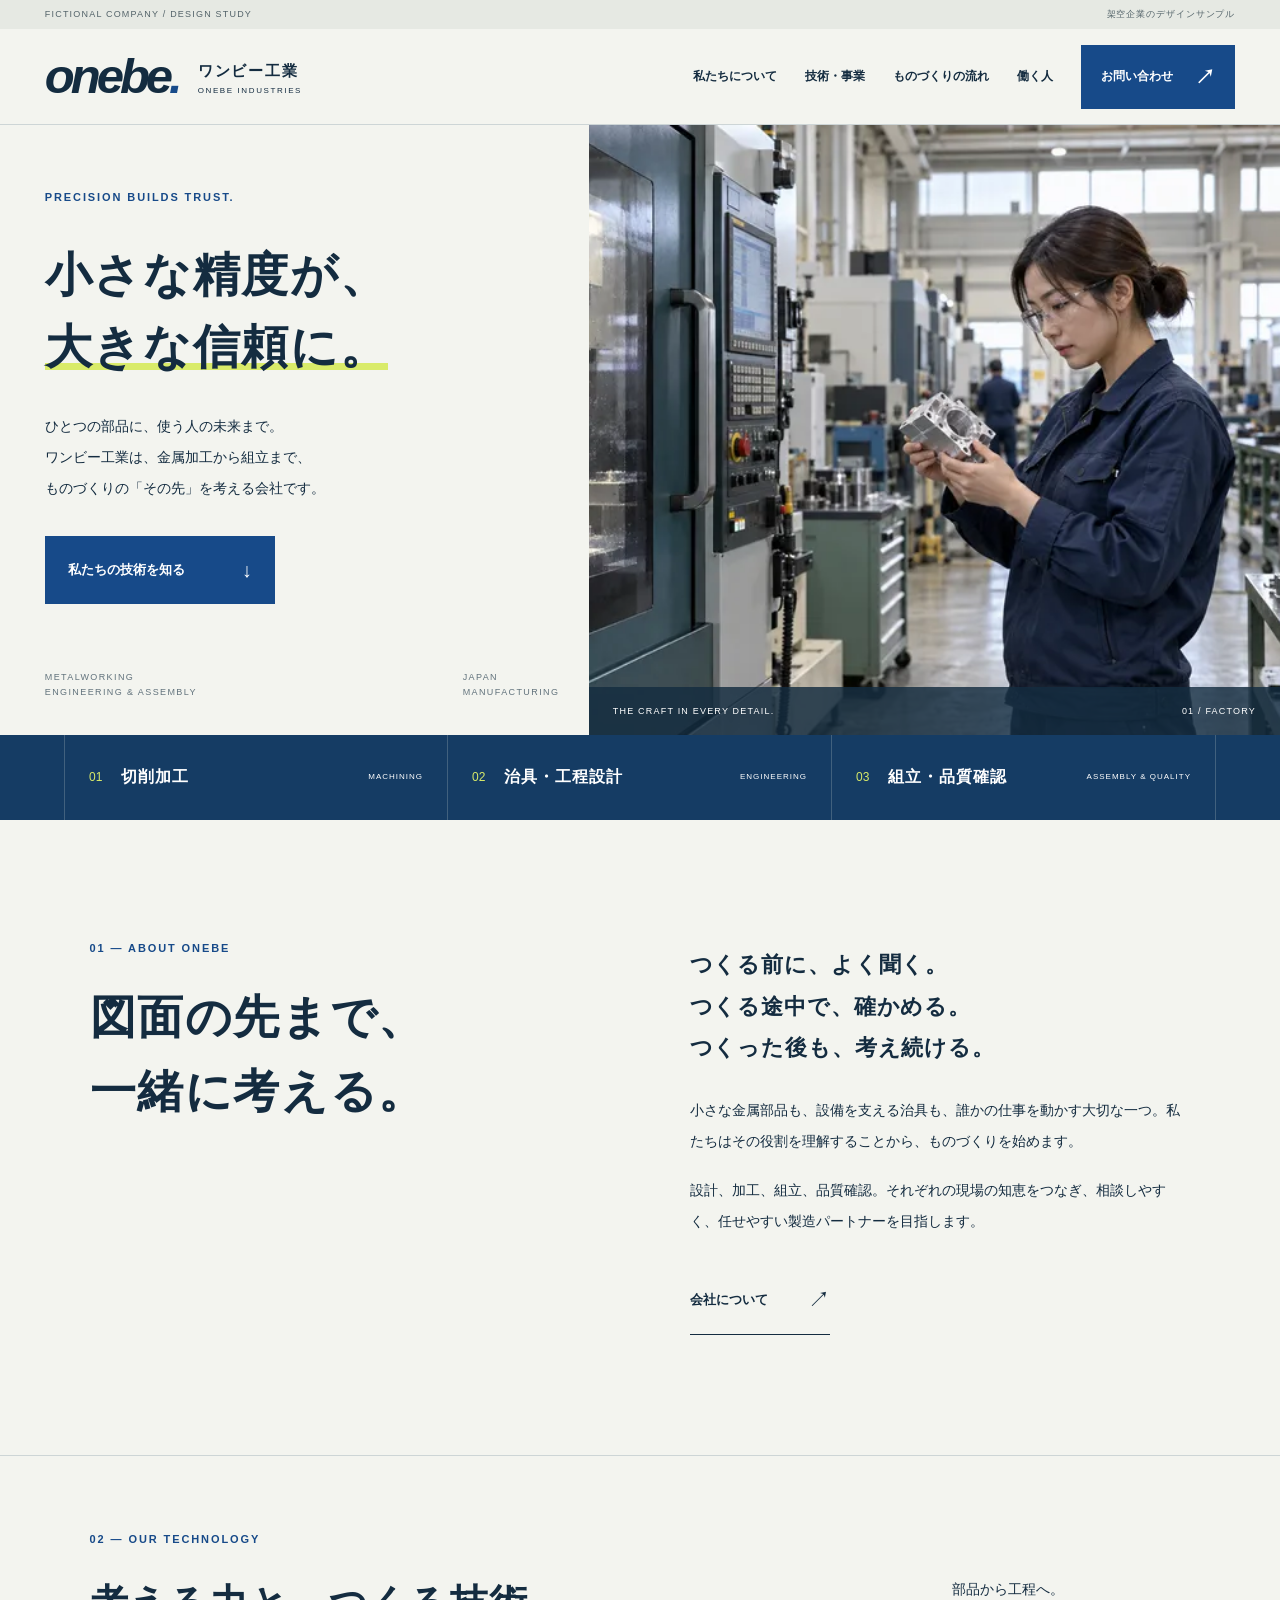
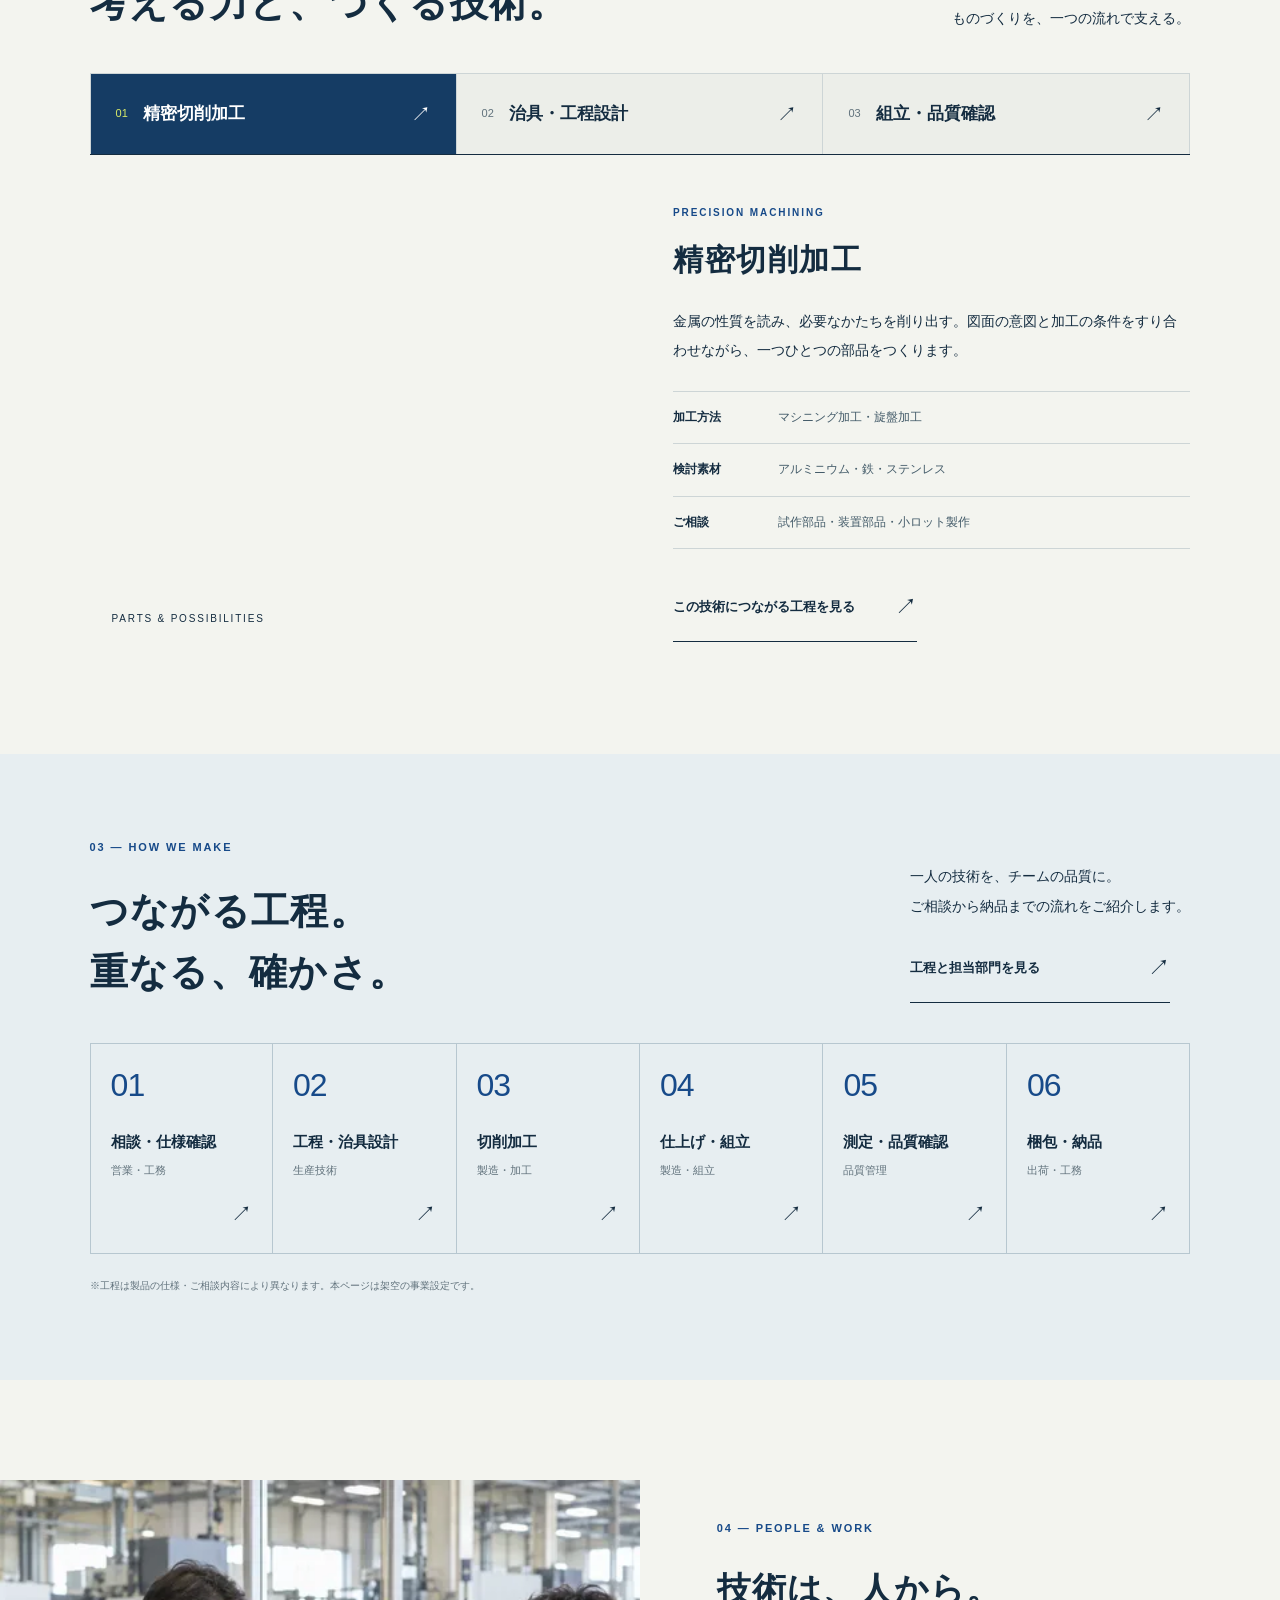
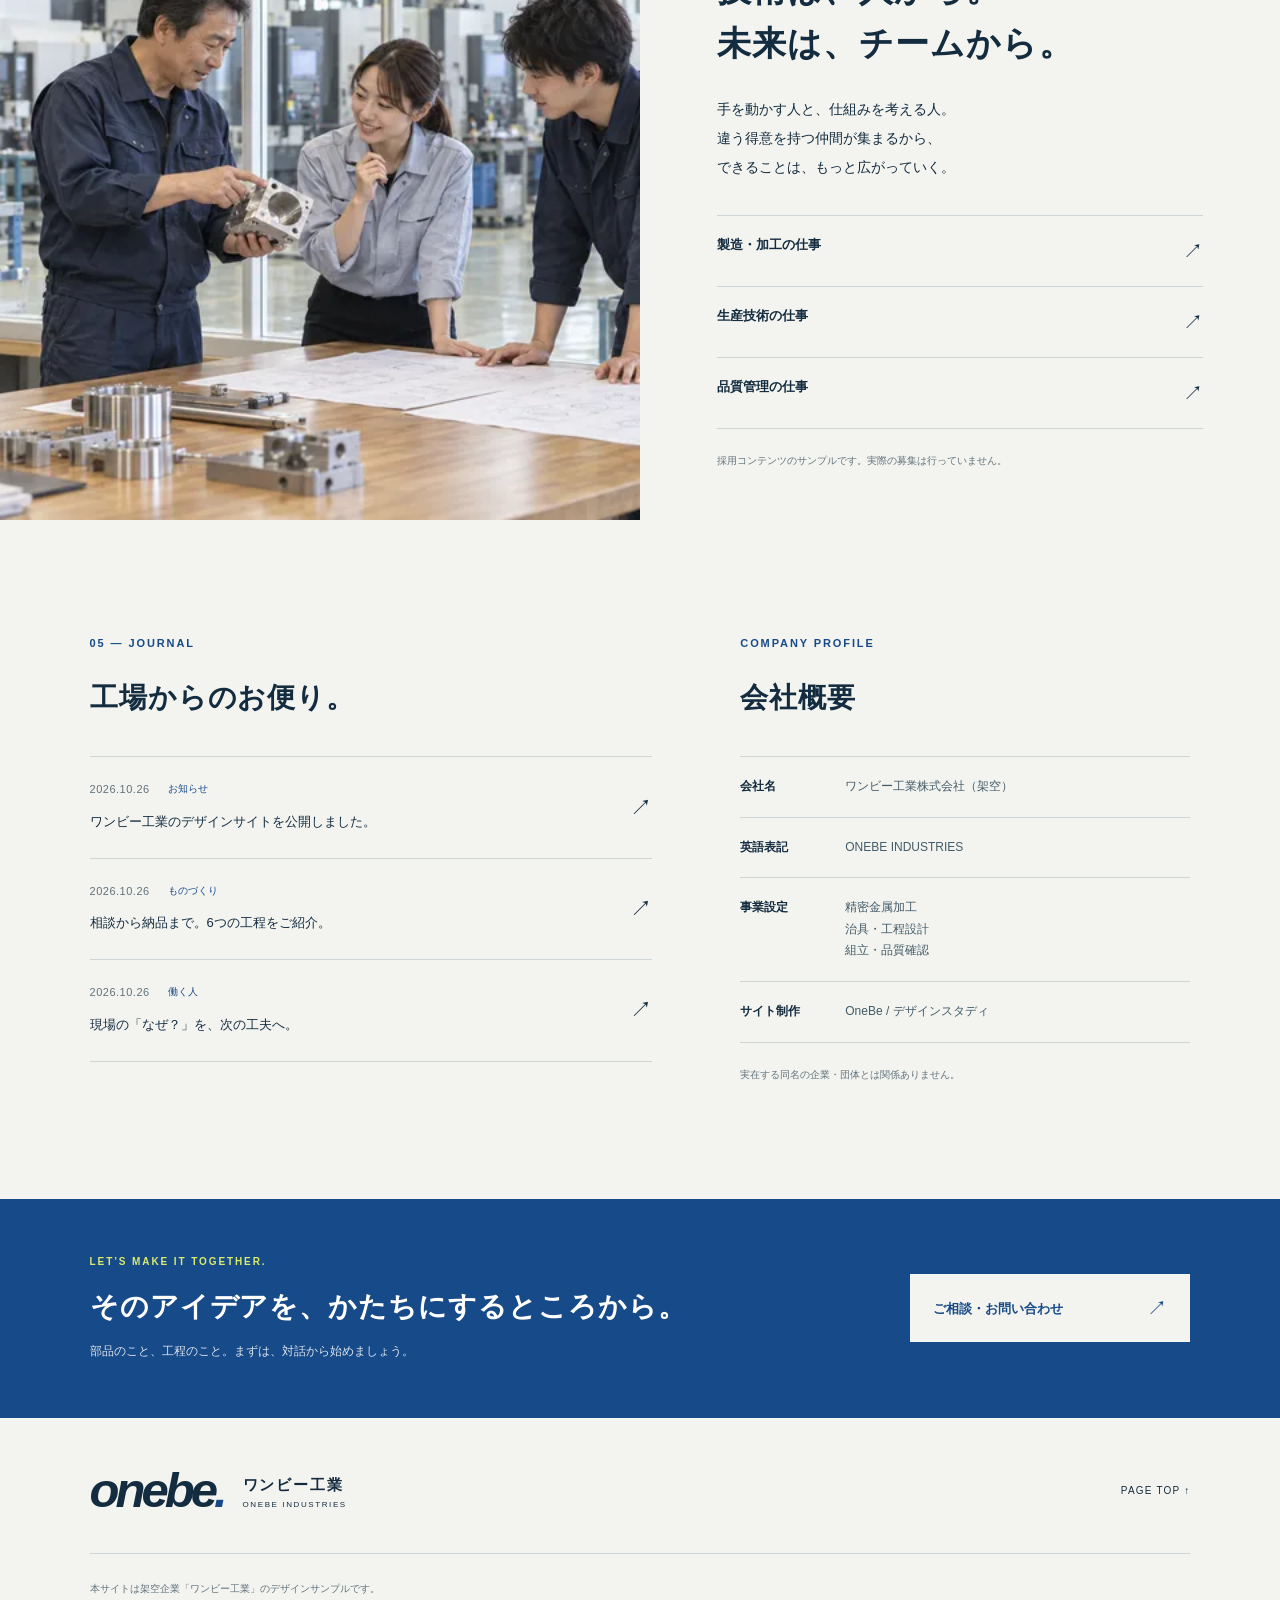
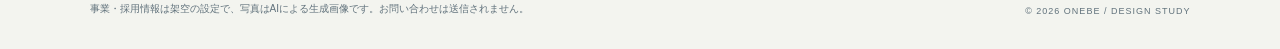
<file: index.html>
<!doctype html><html lang="ja"><head><meta charset="utf-8"><meta name="viewport" content="width=device-width,initial-scale=1"><title>小さな精度が、大きな信頼に。｜ワンビー工業</title><meta name="description" content="精密金属加工・治具設計・組立検査を手がける架空の製造業、ワンビー工業の企業サイト。OneBeによるデザインサンプルです。"><meta name="robots" content="noindex,nofollow"><meta name="theme-color" content="#f3f4ef"><meta property="og:title" content="ワンビー工業｜小さな精度が、大きな信頼に。"><meta property="og:description" content="金属加工から、ものづくりのその先へ。架空の製造業のデザインサンプル。"><meta property="og:type" content="website"><meta property="og:image" content="https://onebe-inc.github.io/frontier-corporate-demo/assets/industrial-og.jpg"><meta property="og:url" content="https://onebe-inc.github.io/frontier-corporate-demo/"><link rel="canonical" href="https://onebe-inc.github.io/frontier-corporate-demo/"><link rel="icon" href="data:,"><link rel="stylesheet" href="styles.css?v=20261026-industrial-1"><script defer src="data.js?v=20261026-industrial-1"></script><script defer src="app.js?v=20261026-industrial-1"></script></head><body id="top" class="home-page"><a class="skip" href="#main">本文へ移動</a><div class="sample-strip"><span>FICTIONAL COMPANY / DESIGN STUDY</span><span>架空企業のデザインサンプル</span></div><header class="site-header"><a class="brand" href="#top" aria-label="ワンビー工業 ホーム"><span class="wordmark">onebe<span>.</span></span><span class="brand-ja">ワンビー工業<small>ONEBE INDUSTRIES</small></span></a><button class="menu-toggle" aria-controls="main-nav" aria-expanded="false">MENU <span>＋</span></button><nav id="main-nav" aria-label="メインナビゲーション"><a href="#about">私たちについて</a><a href="#technology">技術・事業</a><a href="chart/" >ものづくりの流れ</a><a href="#people">働く人</a><button class="nav-contact" data-modal="contact">お問い合わせ <span>↗</span></button></nav></header><main id="main"><section class="hero"><div class="hero-copy"><p class="eyebrow">PRECISION BUILDS TRUST.</p><h1>小さな精度が、<br><em>大きな信頼に。</em></h1><p class="hero-description">ひとつの部品に、使う人の未来まで。<br>ワンビー工業は、金属加工から組立まで、<br class="wide-only">ものづくりの「その先」を考える会社です。</p><a class="button" href="#technology">私たちの技術を知る <span>↓</span></a><div class="hero-bottom"><span>METALWORKING<br>ENGINEERING & ASSEMBLY</span><span>JAPAN<br>MANUFACTURING</span></div></div><div class="hero-photo"><picture><source media="(max-width: 680px)" srcset="assets/industrial-factory-small.webp"><img src="assets/industrial-factory.webp" alt="工場で加工部品を確かめる技術者のイメージ" width="1500" height="1000" fetchpriority="high"></picture><div class="photo-caption"><span>THE CRAFT IN EVERY DETAIL.</span><span>01 / FACTORY</span></div></div></section><div class="capability-strip"><div><span>01</span><strong>切削加工</strong><small>MACHINING</small></div><div><span>02</span><strong>治具・工程設計</strong><small>ENGINEERING</small></div><div><span>03</span><strong>組立・品質確認</strong><small>ASSEMBLY & QUALITY</small></div></div><section class="section about" id="about"><div><p class="eyebrow">01 — ABOUT ONEBE</p><h2>図面の先まで、<br>一緒に考える。</h2></div><div class="about-body"><p class="intro">つくる前に、よく聞く。<br>つくる途中で、確かめる。<br>つくった後も、考え続ける。</p><p>小さな金属部品も、設備を支える治具も、誰かの仕事を動かす大切な一つ。私たちはその役割を理解することから、ものづくりを始めます。</p><p>設計、加工、組立、品質確認。それぞれの現場の知恵をつなぎ、相談しやすく、任せやすい製造パートナーを目指します。</p><a class="text-link" href="#company">会社について <span>↗</span></a></div></section><section class="section technology" id="technology"><div class="section-heading"><div><p class="eyebrow">02 — OUR TECHNOLOGY</p><h2>考える力と、<br class="mobile-only">つくる技術。</h2></div><p>部品から工程へ。<br>ものづくりを、一つの流れで支える。</p></div><div class="service-tabs" role="tablist" aria-label="技術・事業"><button id="service-tab-0" role="tab" aria-selected="true" aria-controls="service-panel" tabindex="0" data-service="0"><small>01</small>精密切削加工<span>↗</span></button><button id="service-tab-1" role="tab" aria-selected="false" aria-controls="service-panel" tabindex="-1" data-service="1"><small>02</small>治具・工程設計<span>↗</span></button><button id="service-tab-2" role="tab" aria-selected="false" aria-controls="service-panel" tabindex="-1" data-service="2"><small>03</small>組立・品質確認<span>↗</span></button></div><div class="service-layout"><div class="parts-photo"><picture><source media="(max-width: 680px)" srcset="assets/industrial-parts-small.webp"><img src="assets/industrial-parts.webp" alt="精密加工された金属部品と治具のイメージ" width="1200" height="800" loading="lazy" decoding="async"></picture><span>PARTS & POSSIBILITIES</span></div><div id="service-panel" role="tabpanel" aria-labelledby="service-tab-0" tabindex="0"><p class="eyebrow">PRECISION MACHINING</p><h3>精密切削加工</h3><p class="service-description">金属の性質を読み、必要なかたちを削り出す。図面の意図と加工の条件をすり合わせながら、一つひとつの部品をつくります。</p><dl class="spec-list"><div><dt>加工方法</dt><dd>マシニング加工・旋盤加工</dd></div><div><dt>検討素材</dt><dd>アルミニウム・鉄・ステンレス</dd></div><div><dt>ご相談</dt><dd>試作部品・装置部品・小ロット製作</dd></div></dl><a class="text-link" href="chart/?step=machine">この技術につながる工程を見る <span>↗</span></a></div></div></section><section class="process-section"><div class="section-heading"><div><p class="eyebrow">03 — HOW WE MAKE</p><h2>つながる工程。<br>重なる、確かさ。</h2></div><div><p>一人の技術を、チームの品質に。<br>ご相談から納品までの流れをご紹介します。</p><a class="text-link" href="chart/">工程と担当部門を見る <span>↗</span></a></div></div><div class="process-list"><a href="chart/?step=consult"><span class="process-number">01</span><h3>相談・仕様確認</h3><p>営業・工務</p><span class="process-arrow">↗</span></a><a href="chart/?step=design"><span class="process-number">02</span><h3>工程・治具設計</h3><p>生産技術</p><span class="process-arrow">↗</span></a><a href="chart/?step=machine"><span class="process-number">03</span><h3>切削加工</h3><p>製造・加工</p><span class="process-arrow">↗</span></a><a href="chart/?step=assembly"><span class="process-number">04</span><h3>仕上げ・組立</h3><p>製造・組立</p><span class="process-arrow">↗</span></a><a href="chart/?step=quality"><span class="process-number">05</span><h3>測定・品質確認</h3><p>品質管理</p><span class="process-arrow">↗</span></a><a href="chart/?step=delivery"><span class="process-number">06</span><h3>梱包・納品</h3><p>出荷・工務</p><span class="process-arrow">↗</span></a></div><p class="section-note">※工程は製品の仕様・ご相談内容により異なります。本ページは架空の事業設定です。</p></section><section class="people-section" id="people"><div class="people-photo"><picture><source media="(max-width: 680px)" srcset="assets/industrial-team-small.webp"><img src="assets/industrial-team.webp" alt="図面を広げて加工方法を相談する工場のチームのイメージ" width="1200" height="800" loading="lazy" decoding="async"></picture></div><div class="people-copy"><p class="eyebrow">04 — PEOPLE & WORK</p><h2>技術は、人から。<br>未来は、チームから。</h2><p>手を動かす人と、仕組みを考える人。<br>違う得意を持つ仲間が集まるから、<br>できることは、もっと広がっていく。</p><div class="job-links"><button data-modal="machinist">製造・加工の仕事 <span>↗</span></button><button data-modal="engineer">生産技術の仕事 <span>↗</span></button><button data-modal="inspector">品質管理の仕事 <span>↗</span></button></div><span class="section-note">採用コンテンツのサンプルです。実際の募集は行っていません。</span></div></section><section class="section information"><div class="news"><p class="eyebrow">05 — JOURNAL</p><h2>工場からのお便り。</h2><button class="news-row" data-modal="website"><time>2026.10.26</time><small>お知らせ</small><strong>ワンビー工業のデザインサイトを公開しました。</strong><span>↗</span></button><button class="news-row" data-modal="process"><time>2026.10.26</time><small>ものづくり</small><strong>相談から納品まで。6つの工程をご紹介。</strong><span>↗</span></button><button class="news-row" data-modal="team"><time>2026.10.26</time><small>働く人</small><strong>現場の「なぜ？」を、次の工夫へ。</strong><span>↗</span></button></div><div class="company" id="company"><p class="eyebrow">COMPANY PROFILE</p><h2>会社概要</h2><dl class="spec-list"><div><dt>会社名</dt><dd>ワンビー工業株式会社（架空）</dd></div><div><dt>英語表記</dt><dd>ONEBE INDUSTRIES</dd></div><div><dt>事業設定</dt><dd>精密金属加工<br>治具・工程設計<br>組立・品質確認</dd></div><div><dt>サイト制作</dt><dd>OneBe / デザインスタディ</dd></div></dl><p class="section-note">実在する同名の企業・団体とは関係ありません。</p></div></section></main><section class="contact-band"><div><p class="eyebrow">LET’S MAKE IT TOGETHER.</p><h2>そのアイデアを、<br class="mobile-only">かたちにするところから。</h2><p>部品のこと、工程のこと。まずは、対話から始めましょう。</p></div><button class="button light" data-modal="contact">ご相談・お問い合わせ <span>↗</span></button></section><footer class="site-footer"><div class="footer-top"><a class="brand" href="#top"><span class="wordmark">onebe<span>.</span></span><span class="brand-ja">ワンビー工業<small>ONEBE INDUSTRIES</small></span></a><a class="back-top" href="#top">PAGE TOP ↑</a></div><div class="footer-bottom"><p>本サイトは架空企業「ワンビー工業」のデザインサンプルです。<br>事業・採用情報は架空の設定で、写真はAIによる生成画像です。お問い合わせは送信されません。</p><span>© 2026 ONEBE / DESIGN STUDY</span></div></footer><dialog id="detail-dialog" aria-labelledby="dialog-title"><button class="dialog-close" aria-label="閉じる">×</button><div id="dialog-content"></div></dialog></body></html>
</file>
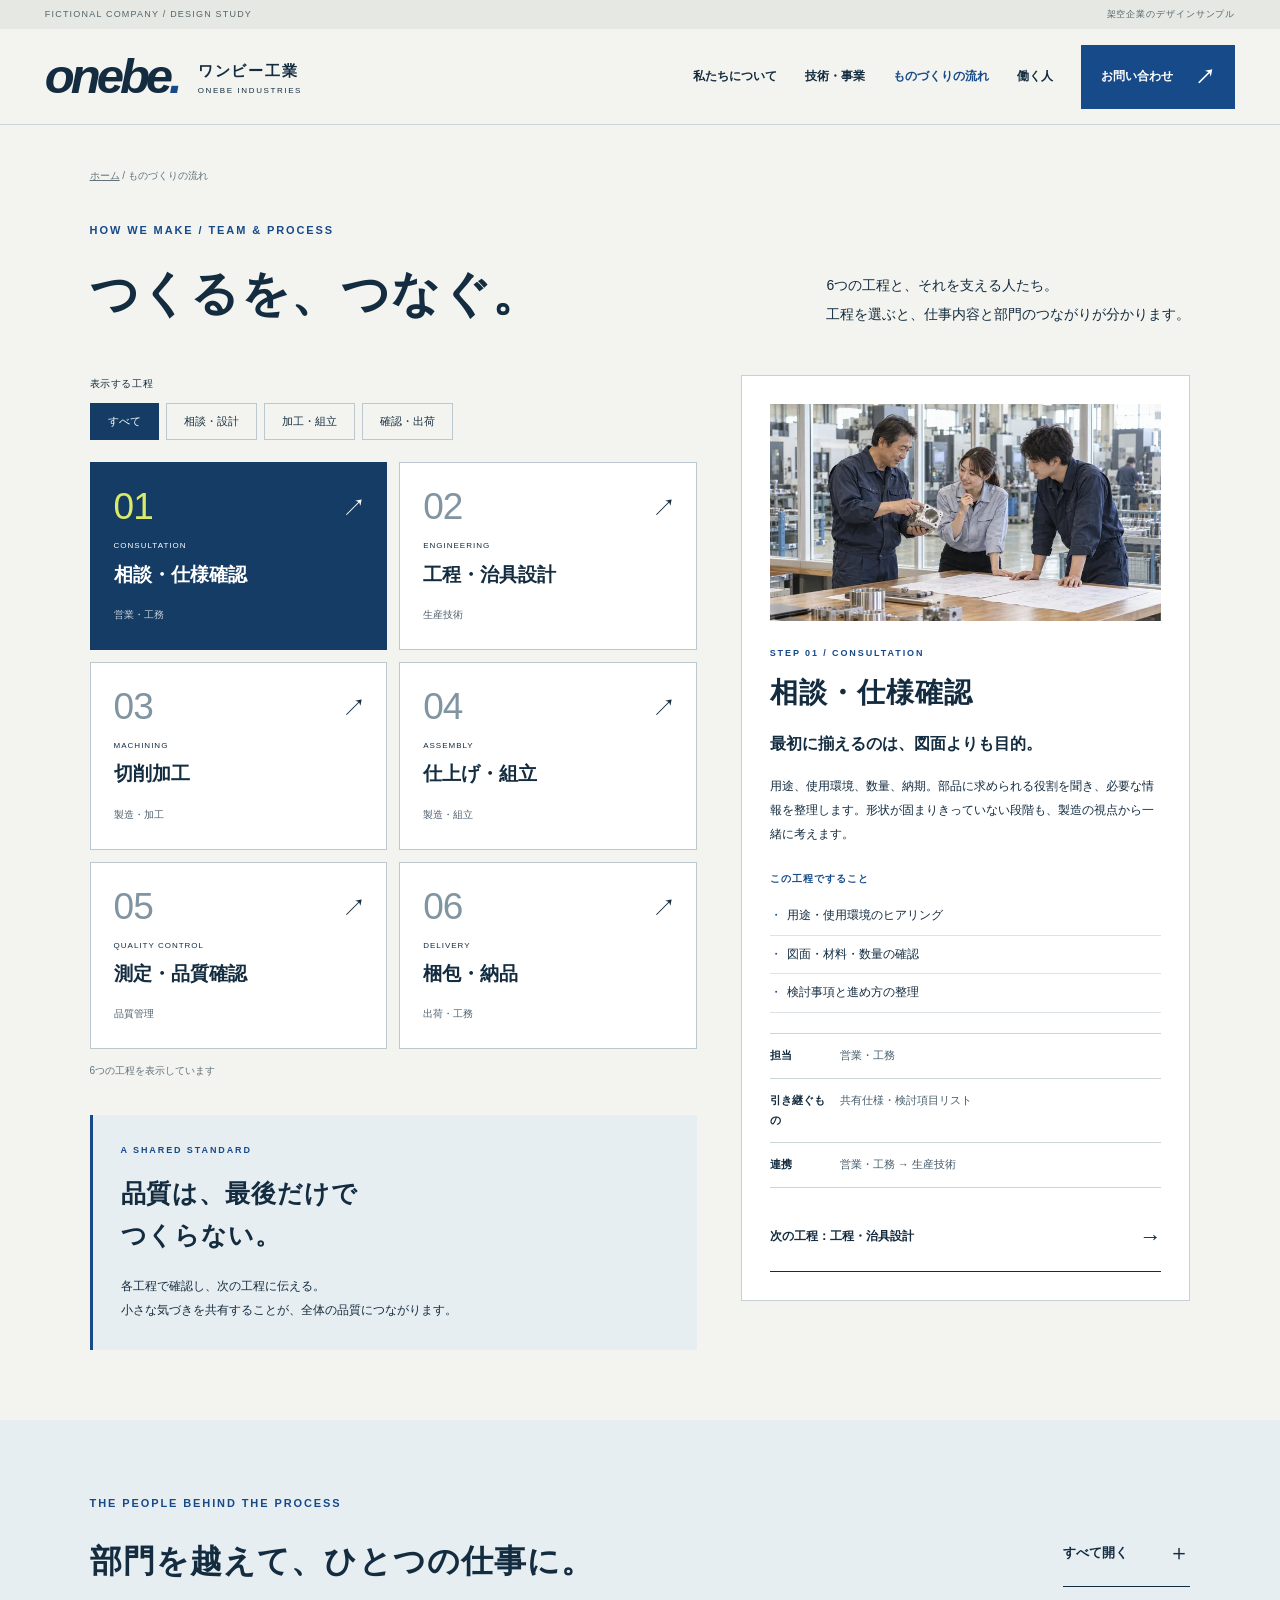
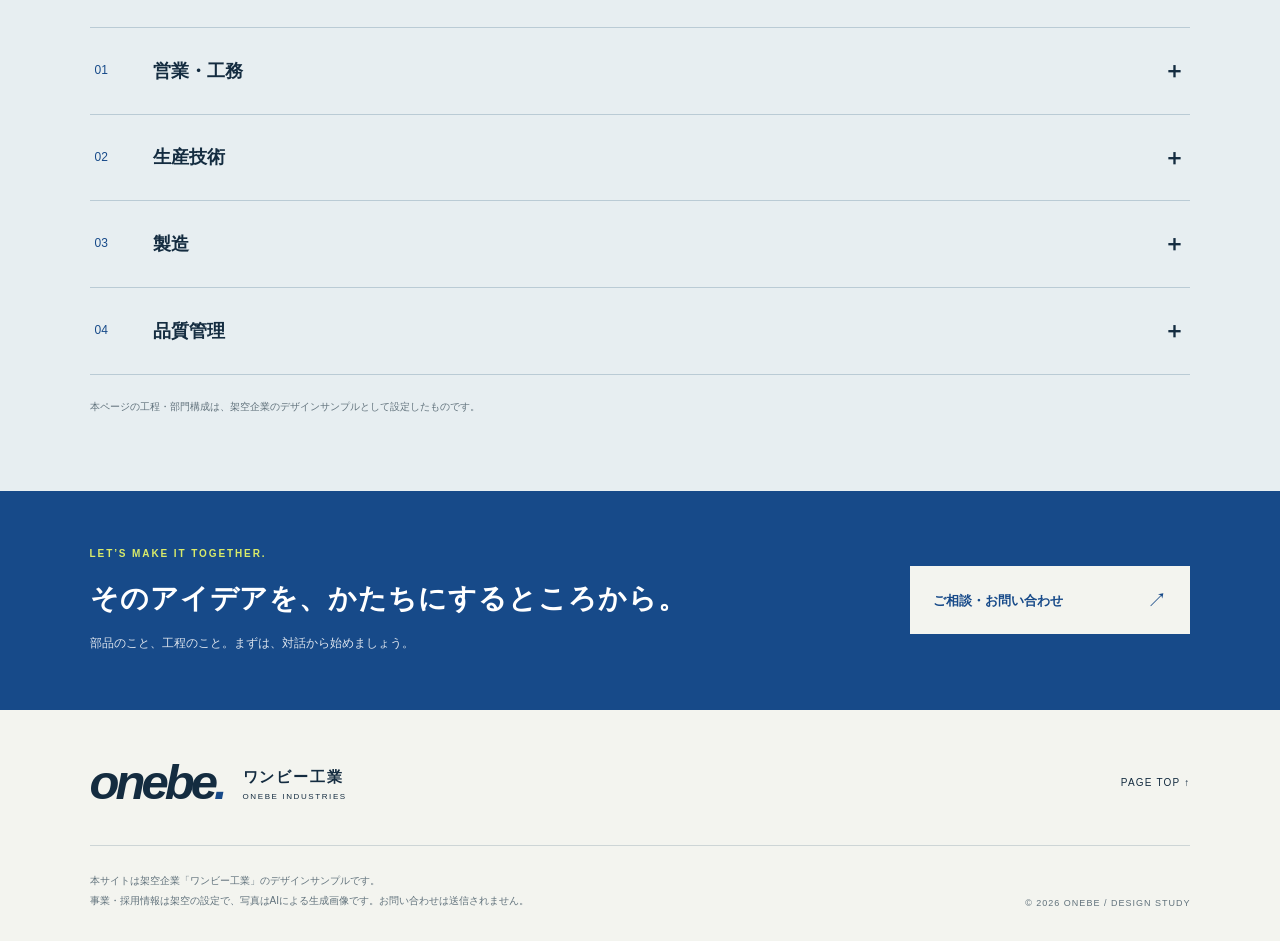
<file: chart/index.html>
<!doctype html><html lang="ja"><head><meta charset="utf-8"><meta name="viewport" content="width=device-width,initial-scale=1"><title>ものづくりの流れ｜ワンビー工業</title><meta name="description" content="精密金属加工・治具設計・組立検査を手がける架空の製造業、ワンビー工業の企業サイト。OneBeによるデザインサンプルです。"><meta name="robots" content="noindex,nofollow"><meta name="theme-color" content="#f3f4ef"><meta property="og:title" content="ワンビー工業｜小さな精度が、大きな信頼に。"><meta property="og:description" content="金属加工から、ものづくりのその先へ。架空の製造業のデザインサンプル。"><meta property="og:type" content="website"><meta property="og:image" content="https://onebe-inc.github.io/frontier-corporate-demo/assets/industrial-og.jpg"><meta property="og:url" content="https://onebe-inc.github.io/frontier-corporate-demo/chart/"><link rel="canonical" href="https://onebe-inc.github.io/frontier-corporate-demo/chart/"><link rel="icon" href="data:,"><link rel="stylesheet" href="../styles.css?v=20261026-industrial-1"><script defer src="../data.js?v=20261026-industrial-1"></script><script defer src="../app.js?v=20261026-industrial-1"></script></head><body id="top" class="flow-page"><a class="skip" href="#main">本文へ移動</a><div class="sample-strip"><span>FICTIONAL COMPANY / DESIGN STUDY</span><span>架空企業のデザインサンプル</span></div><header class="site-header"><a class="brand" href="../" aria-label="ワンビー工業 ホーム"><span class="wordmark">onebe<span>.</span></span><span class="brand-ja">ワンビー工業<small>ONEBE INDUSTRIES</small></span></a><button class="menu-toggle" aria-controls="main-nav" aria-expanded="false">MENU <span>＋</span></button><nav id="main-nav" aria-label="メインナビゲーション"><a href="../#about">私たちについて</a><a href="../#technology">技術・事業</a><a href="./" aria-current="page">ものづくりの流れ</a><a href="../#people">働く人</a><button class="nav-contact" data-modal="contact">お問い合わせ <span>↗</span></button></nav></header><main id="main"><section class="flow-intro"><a class="breadcrumb" href="../">ホーム</a><span class="breadcrumb"> / ものづくりの流れ</span><div class="section-heading"><div><p class="eyebrow">HOW WE MAKE / TEAM & PROCESS</p><h1>つくるを、つなぐ。</h1></div><p>6つの工程と、それを支える人たち。<br>工程を選ぶと、仕事内容と部門のつながりが分かります。</p></div></section><section class="flow-workspace" aria-label="工程と担当部門"><div class="flow-overview"><div class="filter-label">表示する工程</div><div class="flow-filters" aria-label="工程の絞り込み"><button data-filter="all" aria-pressed="true">すべて</button><button data-filter="planning" aria-pressed="false">相談・設計</button><button data-filter="production" aria-pressed="false">加工・組立</button><button data-filter="quality" aria-pressed="false">確認・出荷</button></div><div class="flow-grid"><button class="flow-step" data-step="consult" data-group="planning" aria-pressed="true" aria-controls="flow-detail"><span class="flow-number">01</span><span class="flow-en">CONSULTATION</span><strong>相談・仕様確認</strong><span class="dept-tag">営業・工務</span><span class="flow-arrow">↗</span></button><button class="flow-step" data-step="design" data-group="planning" aria-pressed="false" aria-controls="flow-detail"><span class="flow-number">02</span><span class="flow-en">ENGINEERING</span><strong>工程・治具設計</strong><span class="dept-tag">生産技術</span><span class="flow-arrow">↗</span></button><button class="flow-step" data-step="machine" data-group="production" aria-pressed="false" aria-controls="flow-detail"><span class="flow-number">03</span><span class="flow-en">MACHINING</span><strong>切削加工</strong><span class="dept-tag">製造・加工</span><span class="flow-arrow">↗</span></button><button class="flow-step" data-step="assembly" data-group="production" aria-pressed="false" aria-controls="flow-detail"><span class="flow-number">04</span><span class="flow-en">ASSEMBLY</span><strong>仕上げ・組立</strong><span class="dept-tag">製造・組立</span><span class="flow-arrow">↗</span></button><button class="flow-step" data-step="quality" data-group="quality" aria-pressed="false" aria-controls="flow-detail"><span class="flow-number">05</span><span class="flow-en">QUALITY CONTROL</span><strong>測定・品質確認</strong><span class="dept-tag">品質管理</span><span class="flow-arrow">↗</span></button><button class="flow-step" data-step="delivery" data-group="quality" aria-pressed="false" aria-controls="flow-detail"><span class="flow-number">06</span><span class="flow-en">DELIVERY</span><strong>梱包・納品</strong><span class="dept-tag">出荷・工務</span><span class="flow-arrow">↗</span></button></div><p class="flow-feedback" id="flow-count" aria-live="polite">6つの工程を表示しています</p><div class="flow-principle"><p class="eyebrow">A SHARED STANDARD</p><h2>品質は、最後だけで<br>つくらない。</h2><p>各工程で確認し、次の工程に伝える。<br>小さな気づきを共有することが、全体の品質につながります。</p></div></div><aside class="flow-detail" id="flow-detail" aria-labelledby="flow-detail-title"><div id="flow-detail-content"></div><button class="text-link next-step" id="next-step">次の工程へ <span>→</span></button></aside></section><section class="section departments"><div class="section-heading"><div><p class="eyebrow">THE PEOPLE BEHIND THE PROCESS</p><h2>部門を越えて、<br class="mobile-only">ひとつの仕事に。</h2></div><button class="text-link" id="expand-departments" aria-expanded="false">すべて開く <span>＋</span></button></div><details><summary><span>01</span>営業・工務<i aria-hidden="true">＋</i></summary><p>お客様と現場の間に立ち、仕様や納期、必要な情報を整理する窓口。部門をつなぎ、仕事の流れを整えます。</p></details><details><summary><span>02</span>生産技術<i aria-hidden="true">＋</i></summary><p>加工や組立の方法、使う治具、確認のポイントを検討。設計意図を、現場で実現できる工程に変えます。</p></details><details><summary><span>03</span>製造<i aria-hidden="true">＋</i></summary><p>加工条件や作業の手順を確かめ、実際の製品をつくる部門。手を動かして得た気づきを、工程改善に戻します。</p></details><details><summary><span>04</span>品質管理<i aria-hidden="true">＋</i></summary><p>要求された仕様と実際の製品を照合。測定と記録を通して、品質を客観的に確認し、各部門へ共有します。</p></details><p class="section-note">本ページの工程・部門構成は、架空企業のデザインサンプルとして設定したものです。</p></section></main><section class="contact-band"><div><p class="eyebrow">LET’S MAKE IT TOGETHER.</p><h2>そのアイデアを、<br class="mobile-only">かたちにするところから。</h2><p>部品のこと、工程のこと。まずは、対話から始めましょう。</p></div><button class="button light" data-modal="contact">ご相談・お問い合わせ <span>↗</span></button></section><footer class="site-footer"><div class="footer-top"><a class="brand" href="../"><span class="wordmark">onebe<span>.</span></span><span class="brand-ja">ワンビー工業<small>ONEBE INDUSTRIES</small></span></a><a class="back-top" href="#top">PAGE TOP ↑</a></div><div class="footer-bottom"><p>本サイトは架空企業「ワンビー工業」のデザインサンプルです。<br>事業・採用情報は架空の設定で、写真はAIによる生成画像です。お問い合わせは送信されません。</p><span>© 2026 ONEBE / DESIGN STUDY</span></div></footer><dialog id="detail-dialog" aria-labelledby="dialog-title"><button class="dialog-close" aria-label="閉じる">×</button><div id="dialog-content"></div></dialog></body></html>
</file>
<file: styles.css>
:root{--paper:#f3f4ef;--ink:#142c40;--blue:#174a89;--navy:#153c64;--line:#cdd5d6;--muted:#61727c;--lime:#d9eb69;--pale:#e7eef1}*{box-sizing:border-box}html{scroll-behavior:smooth;scroll-padding-top:100px}body{margin:0;background:var(--paper);color:var(--ink);font-family:Arial,'Noto Sans JP','Yu Gothic',Meiryo,sans-serif;font-size:15px;line-height:1.8}button,a,input,select,textarea{-webkit-tap-highlight-color:transparent}a{color:inherit;text-decoration:none}button,input,select,textarea{font:inherit}button{cursor:pointer;color:inherit}button,a{touch-action:manipulation}button{border:0;background:none}button:disabled{cursor:default}h1,h2,h3,p{margin:0}img{display:block;width:100%;height:auto}picture{display:block}button:focus-visible,a:focus-visible,summary:focus-visible,input:focus-visible,textarea:focus-visible,select:focus-visible,[tabindex]:focus-visible{outline:3px solid #5486ca;outline-offset:5px}::selection{background:var(--lime);color:var(--ink)}[hidden]{display:none!important}.skip{position:fixed;top:-100px;left:16px;padding:10px 20px;background:white;z-index:100}.skip:focus{top:12px}.sample-strip{height:29px;padding:0 3.5%;display:flex;justify-content:space-between;align-items:center;background:#e6e9e3;color:#536369;font-size:9px;letter-spacing:1.2px}.sample-strip span:last-child{letter-spacing:.1em}.site-header{height:96px;padding:0 3.5%;display:flex;align-items:center;justify-content:space-between;gap:20px;background:rgba(243,244,239,.97);position:sticky;top:0;z-index:20;border-bottom:1px solid var(--line)}.brand{display:inline-flex;gap:19px;align-items:center;flex-shrink:0;line-height:1}.wordmark{font-family:Arial,sans-serif;font-size:49px;font-style:italic;font-weight:900;letter-spacing:-4px}.wordmark>span{color:var(--blue)}.brand-ja{font-size:15px;font-weight:700;letter-spacing:.12em;padding-top:5px}.brand-ja small{display:block;font-size:8px;letter-spacing:1.6px;margin-top:9px;font-weight:400}.site-header nav{display:flex;align-items:center;gap:28px;font-size:12px;font-weight:bold}.site-header nav>a{padding:10px 0;position:relative}.site-header nav>a:hover,.site-header nav>a[aria-current]{color:var(--blue)}.site-header nav>a:after{content:'';height:2px;position:absolute;bottom:3px;left:0;right:100%;background:var(--blue);transition:right .2s}.site-header nav>a:hover:after{right:0}.nav-contact{padding:14px 20px;background:var(--blue);color:white;display:flex;gap:22px;align-items:center}.nav-contact:hover{background:#0a3568}.nav-contact span{font-size:20px}.menu-toggle{display:none}.eyebrow{font-size:11px;letter-spacing:1.9px;line-height:1.6;font-weight:bold;color:var(--blue);margin-bottom:24px}.hero{display:grid;grid-template-columns:46% 54%;min-height:610px}.hero-copy{padding:64px 5% 36px 7.6%;display:flex;flex-direction:column;align-items:flex-start}.hero .eyebrow{margin-bottom:32px}.hero h1{font-size:clamp(34px,3.65vw,58px);letter-spacing:.035em;line-height:1.55;font-weight:750;white-space:nowrap}.hero h1 em{font-style:normal;background:linear-gradient(transparent 81%,var(--lime) 81%,var(--lime) 95%,transparent 95%)}.hero-description{margin:28px 0 32px;font-size:14px;line-height:2.2}.button{display:inline-flex;justify-content:space-between;gap:48px;align-items:center;background:var(--blue);color:white;padding:16px 23px;font-size:13px;font-weight:700;min-width:230px;transition:background .2s}.button span{font-size:20px;font-weight:400}.button:hover{background:#0c315f}.hero-bottom{width:100%;display:flex;justify-content:space-between;gap:10px;font-size:9px;letter-spacing:1.4px;line-height:1.6;color:var(--muted);margin-top:auto;padding-top:48px}.hero-photo{position:relative;overflow:hidden}.hero-photo picture,.hero-photo img{height:100%}.hero-photo img{object-fit:cover;object-position:60% center}.photo-caption{position:absolute;bottom:0;left:0;right:0;display:flex;justify-content:space-between;gap:10px;padding:16px 24px;background:rgba(20,44,64,.82);color:white;font-size:9px;letter-spacing:1.2px}.capability-strip{display:grid;grid-template-columns:repeat(3,1fr);padding:0 5%;background:var(--navy);color:white}.capability-strip>div{display:flex;align-items:center;gap:19px;padding:28px 24px;border-right:1px solid #41617e}.capability-strip>div:first-child{border-left:1px solid #41617e}.capability-strip span{color:var(--lime);font-size:12px}.capability-strip strong{font-size:16px;letter-spacing:.06em;white-space:nowrap}.capability-strip small{font-size:8px;letter-spacing:1px;margin-left:auto}.section{padding:108px 7%;max-width:1600px;margin:auto}h2{font-size:38px;line-height:1.6;letter-spacing:.035em;font-weight:750}.about{display:grid;grid-template-columns:1fr 1fr;gap:9%;padding-top:120px;padding-bottom:120px}.about h2{font-size:46px}.about-body{max-width:510px;padding-top:4px}.about-body .intro{font-size:22px;line-height:1.9;font-weight:700;letter-spacing:.04em;margin-bottom:26px}.about-body>p:not(.intro){font-size:14px;line-height:2.2;margin:18px 0}.text-link{display:inline-flex;gap:40px;justify-content:space-between;align-items:center;font-size:13px;font-weight:bold;padding:14px 0;border-bottom:1px solid var(--ink)}.text-link span{font-size:22px;font-weight:400}.text-link:hover{color:var(--blue);border-color:var(--blue)}.about .text-link{margin-top:12px}.technology{border-top:1px solid var(--line);padding-top:75px}.section-heading{display:flex;justify-content:space-between;align-items:flex-end;gap:40px;margin-bottom:40px}.section-heading>.eyebrow{margin-bottom:15px}.section-heading>p,.section-heading>div>p:not(.eyebrow){font-size:14px;line-height:2.1}.service-tabs{display:grid;grid-template-columns:repeat(3,1fr);margin-top:40px;border-bottom:1px solid var(--ink)}.service-tabs button{padding:22px 25px;text-align:left;display:flex;align-items:center;gap:15px;font-size:17px;font-weight:bold;border-top:1px solid var(--line);border-right:1px solid var(--line);background:#eceee9}.service-tabs button:first-child{border-left:1px solid var(--line)}.service-tabs button[aria-selected=true]{background:var(--navy);color:white}.service-tabs small{font-size:11px;font-weight:normal;color:var(--muted)}.service-tabs button[aria-selected=true] small{color:var(--lime)}.service-tabs span{margin-left:auto;font-size:20px;font-weight:normal}.service-layout{display:grid;grid-template-columns:1fr 1fr;gap:6%;padding-top:45px;align-items:center}.parts-photo{position:relative}.parts-photo img{aspect-ratio:1.16;object-fit:cover}.parts-photo>span{position:absolute;bottom:18px;left:22px;font-size:10px;letter-spacing:1.8px}.service-layout .eyebrow{font-size:10px;margin-bottom:12px}.service-layout h3{font-size:30px;letter-spacing:.05em}.service-description{margin:20px 0 25px;font-size:14px;line-height:2.1}.spec-list{margin:0}.spec-list>div{display:grid;grid-template-columns:85px 1fr;border-bottom:1px solid var(--line);gap:20px;padding:15px 0;font-size:12px}.spec-list>div:first-child{border-top:1px solid var(--line)}.spec-list dt{font-weight:bold}.spec-list dd{margin:0;color:#435b69}.service-layout .text-link{margin-top:24px}.process-section{padding:85px 7%;background:var(--pale)}.process-section .section-heading>div:last-child{max-width:400px}.process-section .text-link{margin-top:13px;min-width:260px}.process-list{display:grid;grid-template-columns:repeat(6,1fr);border-top:1px solid #b7c7d0;border-bottom:1px solid #b7c7d0}.process-list>a{padding:25px 20px 20px;border-right:1px solid #b7c7d0;position:relative;transition:background .2s}.process-list>a:first-child{border-left:1px solid #b7c7d0}.process-list>a:hover{background:white}.process-number{font-size:32px;line-height:1;color:var(--blue);font-weight:400;letter-spacing:-1px}.process-list h3{font-size:15px;white-space:nowrap;margin:24px 0 6px}.process-list p{font-size:11px;color:var(--muted)}.process-arrow{display:block;text-align:right;margin-top:15px;font-size:21px}.section-note{font-size:10px;line-height:1.9;color:var(--muted);margin-top:22px;display:block}.people-section{display:grid;grid-template-columns:1fr 1fr;align-items:stretch;padding-top:100px}.people-photo picture,.people-photo img{height:100%}.people-photo img{object-fit:cover;object-position:35% center}.people-copy{padding:40px 12% 50px}.people-copy h2{font-size:34px}.people-copy>p:not(.eyebrow){margin:24px 0 32px;font-size:14px;line-height:2.1}.job-links{border-top:1px solid var(--line)}.job-links button{width:100%;display:flex;justify-content:space-between;border-bottom:1px solid var(--line);padding:17px 0;font-size:13px;font-weight:700}.job-links button:hover{color:var(--blue);padding-left:8px}.job-links span{font-size:20px;font-weight:400}.information{display:grid;grid-template-columns:1.25fr 1fr;gap:8%;padding-top:115px;padding-bottom:115px}.information h2{font-size:28px;margin-bottom:35px}.news-row{display:grid;width:100%;grid-template-columns:auto 1fr auto;text-align:left;column-gap:18px;padding:23px 0;border-top:1px solid var(--line)}.news-row:last-child{border-bottom:1px solid var(--line)}.news-row time{font-size:11px;color:var(--muted);letter-spacing:.5px}.news-row small{font-size:10px;color:var(--blue)}.news-row strong{grid-row:2;grid-column:1/3;font-size:13px;font-weight:500;line-height:1.9;margin-top:10px}.news-row>span{grid-row:1/3;grid-column:3;align-self:center;font-size:22px}.news-row:hover strong{text-decoration:underline}.company .spec-list>div{padding:19px 0}.contact-band{padding:55px 7%;background:var(--blue);color:white;display:flex;justify-content:space-between;align-items:center;gap:45px}.contact-band .eyebrow{color:var(--lime);margin-bottom:15px;font-size:10px}.contact-band h2{font-size:28px}.contact-band p:not(.eyebrow){font-size:12px;margin-top:12px;opacity:.85}.button.light{background:var(--paper);color:var(--blue);flex-shrink:0;min-width:280px}.button.light:hover{background:var(--lime)}.site-footer{padding:48px 7% 30px}.footer-top{display:flex;justify-content:space-between;align-items:center;gap:24px;margin-bottom:38px}.back-top{font-size:10px;letter-spacing:1.2px}.footer-bottom{border-top:1px solid var(--line);padding-top:25px;display:flex;justify-content:space-between;gap:25px;color:var(--muted)}.footer-bottom p{font-size:10px;line-height:2}.footer-bottom>span{font-size:9px;letter-spacing:1px;align-self:flex-end}.mobile-only{display:none}dialog{padding:50px;max-width:660px;width:calc(100% - 32px);max-height:85dvh;border:1px solid var(--line);background:var(--paper);color:var(--ink);overflow-y:auto}dialog::backdrop{background:rgba(15,33,49,.65);backdrop-filter:blur(3px)}.dialog-close{position:absolute;right:14px;top:9px;font-size:32px;line-height:1;width:40px;height:40px}.dialog-close:hover{color:var(--blue)}dialog h2{font-size:28px;padding-right:10px}dialog .eyebrow{margin-bottom:16px}dialog p{margin-top:20px;font-size:14px;line-height:2}dialog ul{padding-left:20px;font-size:14px;line-height:2}.dialog-note{background:var(--pale);padding:15px;font-size:12px!important}.contact-form{margin-top:25px;display:grid;gap:18px}.contact-form label{display:grid;gap:7px;font-size:12px;font-weight:bold}.contact-form input,.contact-form textarea,.contact-form select{width:100%;min-width:0;border:1px solid #b5c4cc;background:white;padding:10px;color:var(--ink);font-size:14px;border-radius:0}.contact-form textarea{min-height:110px;resize:vertical}.contact-form .button{margin-top:6px}.contact-form .section-note{margin:0}.flow-intro{padding:35px 7% 45px}.breadcrumb{font-size:10px;color:var(--muted)}a.breadcrumb{text-decoration:underline}.flow-intro .section-heading{margin:35px 0 0}.flow-intro h1{font-size:48px;line-height:1.5;letter-spacing:.03em}.flow-intro .eyebrow{margin-bottom:18px}.flow-workspace{display:grid;grid-template-columns:1.35fr 1fr;gap:4%;padding:0 7% 70px;align-items:start}.filter-label{font-size:10px;letter-spacing:.06em;margin:0 0 10px}.flow-filters{display:flex;flex-wrap:wrap;gap:7px;margin-bottom:22px}.flow-filters button{border:1px solid #bbc8cf;padding:8px 17px;font-size:11px;background:transparent}.flow-filters button[aria-pressed=true]{background:var(--navy);color:white;border-color:var(--navy)}.flow-grid{display:grid;grid-template-columns:repeat(2,1fr);gap:12px}.flow-step{text-align:left;border:1px solid #bbc8cf;background:#fff;padding:25px 23px;position:relative;display:flex;flex-direction:column;align-items:flex-start;min-height:185px;transition:background .15s}.flow-step:hover{background:#e7eef1}.flow-step[aria-pressed=true]{background:var(--navy);border-color:var(--navy);color:white}.flow-number{font-size:37px;line-height:1;color:#8194a1;letter-spacing:-1px}.flow-step[aria-pressed=true] .flow-number{color:var(--lime)}.flow-en{font-size:8px;letter-spacing:1px;margin:14px 0 4px}.flow-step strong{font-size:19px}.dept-tag{font-size:10px;margin-top:14px;opacity:.75}.flow-arrow{position:absolute;right:20px;top:23px;font-size:24px;font-weight:normal}.flow-feedback{font-size:10px;margin-top:13px;color:var(--muted)}.flow-principle{margin-top:35px;padding:28px;border-left:3px solid var(--blue);background:var(--pale)}.flow-principle .eyebrow{font-size:9px;margin-bottom:14px}.flow-principle h2{font-size:25px;line-height:1.7}.flow-principle>p:last-child{font-size:12px;line-height:2;margin-top:17px}.flow-detail{background:white;border:1px solid #c7d0d4;padding:28px;position:sticky;top:120px}.detail-photo{width:100%;aspect-ratio:1.8;object-fit:cover;margin-bottom:25px}.flow-detail .eyebrow{font-size:9px;margin-bottom:10px}.flow-detail h2{font-size:28px}.detail-lead{font-size:16px;font-weight:bold;line-height:1.8;margin:15px 0}.detail-body{font-size:12px;line-height:2}.task-label{font-size:10px;font-weight:bold;letter-spacing:1px;color:var(--blue);margin-top:24px}.task-list{list-style:none;padding:0;margin:9px 0 20px;font-size:12px}.task-list li{border-bottom:1px solid #dce2e5;padding:8px 0}.task-list li:before{content:'・';color:var(--blue);margin-right:5px}.flow-detail .spec-list>div{grid-template-columns:58px 1fr;font-size:11px;gap:12px;padding:12px 0}.flow-detail .next-step{width:100%;margin-top:15px;font-size:12px}.departments{background:var(--pale);max-width:none;padding-top:75px;padding-bottom:75px}.departments h2{font-size:32px}.departments details{border-top:1px solid #bacbd5}.departments details:last-of-type{border-bottom:1px solid #bacbd5}.departments summary{display:flex;align-items:center;padding:23px 5px;gap:45px;list-style:none;cursor:pointer;font-size:18px;font-weight:bold}.departments summary::-webkit-details-marker{display:none}.departments summary>span{font-size:12px;color:var(--blue);font-weight:normal}.departments summary i{font-style:normal;margin-left:auto;font-size:22px}.departments details[open] summary i{transform:rotate(45deg)}.departments details>p{padding:0 55px 25px;max-width:850px;font-size:14px;line-height:2}.departments .section-heading>.text-link{flex-shrink:0}
@media(min-width:1600px){.hero-copy{padding-top:90px;padding-bottom:50px}.hero{min-height:720px}.hero h1{font-size:61px}.hero-description{font-size:16px}.hero-bottom{padding-top:60px}.hero-photo img{max-height:780px}}
@media(max-width:1150px){.site-header{height:84px}.site-header nav{gap:15px;font-size:10px}.brand{gap:12px}.brand-ja{font-size:12px}.wordmark{font-size:43px}.nav-contact{padding:10px 13px;gap:10px}.hero{min-height:550px}.hero-copy{padding-top:48px}.hero h1{font-size:3.8vw}.hero-description{font-size:12px}.hero .eyebrow{font-size:9px}.capability-strip{padding:0 3.5%}.capability-strip>div{padding:23px 16px;gap:13px}.capability-strip strong{font-size:14px}.capability-strip small{display:none}.section{padding-left:6%;padding-right:6%}.section h2{font-size:34px}.about h2{font-size:41px}.service-tabs button{padding:19px 17px;font-size:15px}.process-section{padding-left:6%;padding-right:6%}.process-list>a{padding:22px 13px 16px}.process-list h3{font-size:12px}.people-copy{padding:25px 11% 35px}.people-copy h2{font-size:28px}.flow-workspace{padding-left:5%;padding-right:5%;gap:3%}.flow-detail{padding:22px}.flow-step{padding:23px 18px}.flow-step strong{font-size:17px}.flow-intro{padding-left:5%;padding-right:5%}.flow-intro .section-heading{gap:25px}.flow-intro h1{font-size:40px}}
@media(max-width:900px){.site-header{padding:0 5%;height:80px}.menu-toggle{display:flex;align-items:center;gap:15px;font-size:10px;font-weight:bold;letter-spacing:1px}.menu-toggle span{font-size:25px;font-weight:normal}.site-header nav{display:none;position:absolute;top:80px;left:0;right:0;background:var(--paper);padding:15px 6% 30px;border-bottom:1px solid var(--line);box-shadow:0 10px 20px #142c4012;font-size:14px}.site-header nav.open{display:grid;gap:0}.site-header nav>a{padding:18px 0;border-bottom:1px solid var(--line)}.nav-contact{margin-top:20px;padding:14px 18px;font-size:13px;justify-content:space-between}.hero{grid-template-columns:48% 52%;min-height:510px}.hero-copy{padding-left:10%;padding-right:5%}.hero h1{font-size:3.8vw}.hero .button{min-width:190px;padding:13px 17px;font-size:11px;gap:25px}.hero-bottom{font-size:7px;letter-spacing:1px;gap:7px}.hero-bottom>span:last-child{display:none}.hero-description{font-size:11px}.wide-only{display:none}.photo-caption{padding:14px;font-size:7px}.photo-caption span:last-child{display:none}.section{padding-top:75px;padding-bottom:75px}.about{gap:7%}.about h2{font-size:32px}.about-body .intro{font-size:18px}.about-body>p:not(.intro){font-size:12px}.section-heading h2{font-size:30px}.section-heading>p,.section-heading>div>p:not(.eyebrow){font-size:12px}.service-tabs button{font-size:13px;gap:10px;padding:18px 12px}.service-tabs span{font-size:16px}.service-layout{gap:5%;align-items:start}.service-layout h3{font-size:24px}.service-description{font-size:12px}.spec-list>div{gap:12px;grid-template-columns:60px 1fr;font-size:11px}.service-layout .text-link{font-size:11px;gap:15px}.parts-photo img{aspect-ratio:.85}.process-section{padding-top:65px;padding-bottom:65px}.process-list{grid-template-columns:repeat(3,1fr);border-bottom:0}.process-list>a{border-bottom:1px solid #b7c7d0;padding:23px}.process-list>a:nth-child(4){border-left:1px solid #b7c7d0}.process-list h3{font-size:15px;margin-top:15px}.process-arrow{position:absolute;right:18px;bottom:18px}.people-section{padding-top:70px}.people-copy{padding:10px 10% 30px}.people-copy h2{font-size:24px}.people-copy>p:not(.eyebrow){font-size:12px}.people-copy .eyebrow{font-size:9px}.job-links button{font-size:12px}.information{gap:7%}.information h2{font-size:23px}.contact-band{padding:45px 6%;gap:25px}.contact-band h2{font-size:23px}.contact-band p:not(.eyebrow){font-size:10px}.button.light{min-width:225px;font-size:11px;padding:14px 17px;gap:20px}.footer-bottom{flex-direction:column}.footer-bottom>span{align-self:flex-start}.flow-intro h1{font-size:36px}.flow-intro .section-heading>p{max-width:280px;font-size:11px}.flow-workspace{grid-template-columns:1fr 1fr}.flow-grid{grid-template-columns:1fr}.flow-step{min-height:143px;padding:20px}.flow-number{font-size:27px}.flow-en{margin-top:9px}.flow-step strong{font-size:18px}.dept-tag{margin-top:6px}.flow-detail{top:98px}.flow-detail h2{font-size:23px}.detail-lead{font-size:14px}.flow-principle{padding:22px}.flow-principle h2{font-size:22px}.flow-principle>p:last-child{font-size:11px}.flow-filters{gap:6px}.flow-filters button{font-size:10px;padding:7px 10px}}
@media(max-width:600px){html{scroll-padding-top:85px}.sample-strip{height:24px;padding:0 5%;font-size:7px;letter-spacing:1px}.sample-strip span:last-child{display:none}.site-header{height:72px}.site-header nav{top:72px}.wordmark{font-size:39px;letter-spacing:-3px}.brand-ja{font-size:12px;letter-spacing:.06em}.brand-ja small{font-size:7px;letter-spacing:1px;margin-top:7px}.brand{gap:14px}.hero{display:flex;flex-direction:column}.hero-copy{padding:39px 7% 29px}.hero .eyebrow{margin-bottom:24px;font-size:9px}.hero h1{font-size:clamp(29px,7.9vw,46px);line-height:1.6;letter-spacing:.025em}.hero-description{font-size:12px;line-height:2.1;margin:21px 0 25px;max-width:340px}.hero .button{min-width:218px;padding:13px 18px;font-size:12px}.hero-bottom{display:none}.hero-photo{height:310px}.hero-photo img{object-position:50% 47%}.photo-caption{font-size:8px;padding:12px 20px}.photo-caption span:last-child{display:block}.capability-strip{padding:0 5%}.capability-strip>div{display:flex;flex-direction:column;align-items:flex-start;gap:8px;padding:17px 10px}.capability-strip span{font-size:10px}.capability-strip strong{font-size:11px;letter-spacing:0}.section{padding:60px 7%}.about{grid-template-columns:1fr;gap:32px;padding-top:65px;padding-bottom:65px}.eyebrow{font-size:9px;letter-spacing:1.4px;margin-bottom:20px}.about h2{font-size:34px;line-height:1.65}.about-body .intro{font-size:20px;line-height:1.9}.about-body>p:not(.intro){font-size:13px;line-height:2.2}.text-link{font-size:12px;gap:35px}.section-heading{display:block;margin-bottom:30px}.section-heading h2{font-size:30px;line-height:1.6}.section-heading>p,.section-heading>div:last-child>p:not(.eyebrow){margin-top:20px;font-size:12px}.service-tabs{margin-top:30px}.service-tabs button{padding:14px 8px;font-size:11px;line-height:1.7;display:block;text-align:center}.service-tabs small{display:block;margin-bottom:5px;font-size:9px}.service-tabs span{display:none}.service-layout{grid-template-columns:1fr;padding-top:24px;gap:28px}.parts-photo img{aspect-ratio:1.5}.parts-photo>span{bottom:12px;left:15px;font-size:8px}.service-layout h3{font-size:27px}.service-description{font-size:13px;line-height:2.1;margin:18px 0 23px}.spec-list>div{font-size:12px;grid-template-columns:70px 1fr;padding:14px 0;gap:15px}.service-layout .text-link{font-size:12px}.process-section{padding:58px 7%}.process-section .text-link{min-width:250px;margin-top:12px}.process-list{grid-template-columns:repeat(2,1fr)}.process-list>a{padding:20px 17px 24px}.process-list>a:nth-child(4){border-left:0}.process-list>a:nth-child(odd){border-left:1px solid #b7c7d0}.process-number{font-size:29px}.process-list h3{font-size:14px;margin-top:20px}.process-list p{font-size:10px}.process-arrow{font-size:16px;right:12px;bottom:18px}.section-note{font-size:9px}.people-section{padding-top:60px;grid-template-columns:1fr}.people-photo img{aspect-ratio:1.3;object-fit:cover}.people-copy{padding:35px 7% 0}.people-copy h2{font-size:30px}.people-copy>p:not(.eyebrow){font-size:13px}.job-links button{font-size:13px;padding:18px 0}.information{grid-template-columns:1fr;gap:55px;padding-top:65px}.information h2{font-size:26px;margin-bottom:28px}.news-row{padding:20px 0}.news-row strong{font-size:12px}.company .spec-list>div{padding:16px 0}.contact-band{padding:45px 7%;display:block}.contact-band h2{font-size:26px;line-height:1.7}.contact-band p:not(.eyebrow){font-size:11px;line-height:2}.button.light{margin-top:28px;min-width:100%;font-size:13px;padding:15px 22px}.site-footer{padding:35px 7% 25px}.site-footer .brand-ja{font-size:10px}.site-footer .brand-ja small{font-size:6px}.site-footer .wordmark{font-size:35px}.site-footer .brand{gap:10px}.footer-top{gap:12px;margin-bottom:30px}.back-top{font-size:8px;letter-spacing:.5px}.footer-bottom{padding-top:22px;gap:20px}.footer-bottom p{font-size:9px}.footer-bottom>span{font-size:8px}.mobile-only{display:initial}dialog{padding:45px 24px 28px;width:calc(100% - 24px)}dialog h2{font-size:24px}dialog p{font-size:13px}dialog .eyebrow{font-size:9px}.flow-intro{padding:25px 7% 30px}.flow-intro .section-heading{margin-top:30px}.flow-intro h1{font-size:34px}.flow-intro .eyebrow{font-size:8px;margin-bottom:16px}.flow-intro .section-heading>p{font-size:12px;max-width:none;line-height:2;margin-top:20px}.flow-workspace{display:block;padding:0 7% 55px}.flow-filters{gap:6px;margin-bottom:18px}.flow-filters button{font-size:10px;padding:8px 11px}.flow-grid{grid-template-columns:repeat(2,1fr);gap:9px}.flow-step{padding:18px 14px;min-height:164px}.flow-number{font-size:29px}.flow-en{font-size:6px;letter-spacing:.7px;margin-top:18px}.flow-step strong{font-size:14px;line-height:1.9}.dept-tag{font-size:9px;margin-top:7px}.flow-arrow{font-size:18px;right:13px;top:14px}.flow-principle{display:none}.flow-detail{position:static;margin-top:25px;padding:22px}.flow-detail h2{font-size:27px}.detail-photo{aspect-ratio:1.7;margin-bottom:22px}.detail-lead{font-size:15px}.detail-body{font-size:12px}.flow-detail .spec-list>div{font-size:11px}.flow-detail .next-step{font-size:12px}.departments{padding-top:55px;padding-bottom:55px}.departments h2{font-size:28px}.departments .section-heading>.text-link{margin-top:15px}.departments summary{padding:20px 0;font-size:16px;gap:25px}.departments details>p{padding:0 0 24px 38px;font-size:12px}.flow-feedback{font-size:9px}}
@media(prefers-reduced-motion:reduce){html{scroll-behavior:auto}*,*:before,*:after{transition:none!important;animation:none!important}}
</file>
